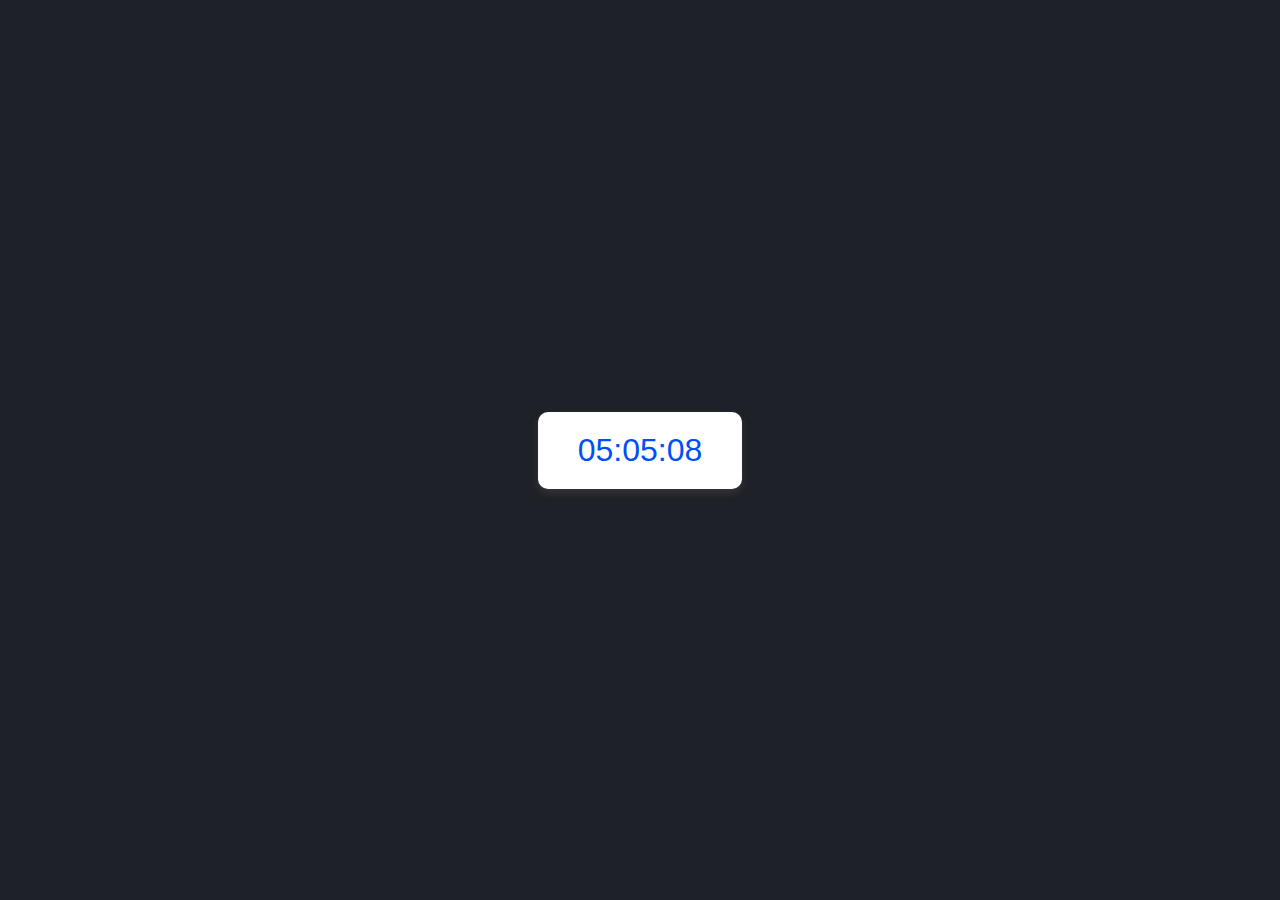
<file: Digital-clock/index.html>
<!DOCTYPE html>
<html lang="en">
<head>
    <meta charset="UTF-8">
    <meta name="viewport" content="width=device-width, initial-scale=1.0">
    <title>Mini Clock</title>
    <link rel="stylesheet" href="style.css">
</head>
<body>
    <div class="clock">
        <span id="time"></span>
    </div>
    <script src="script.js"></script>
</body>
</html>
</file>
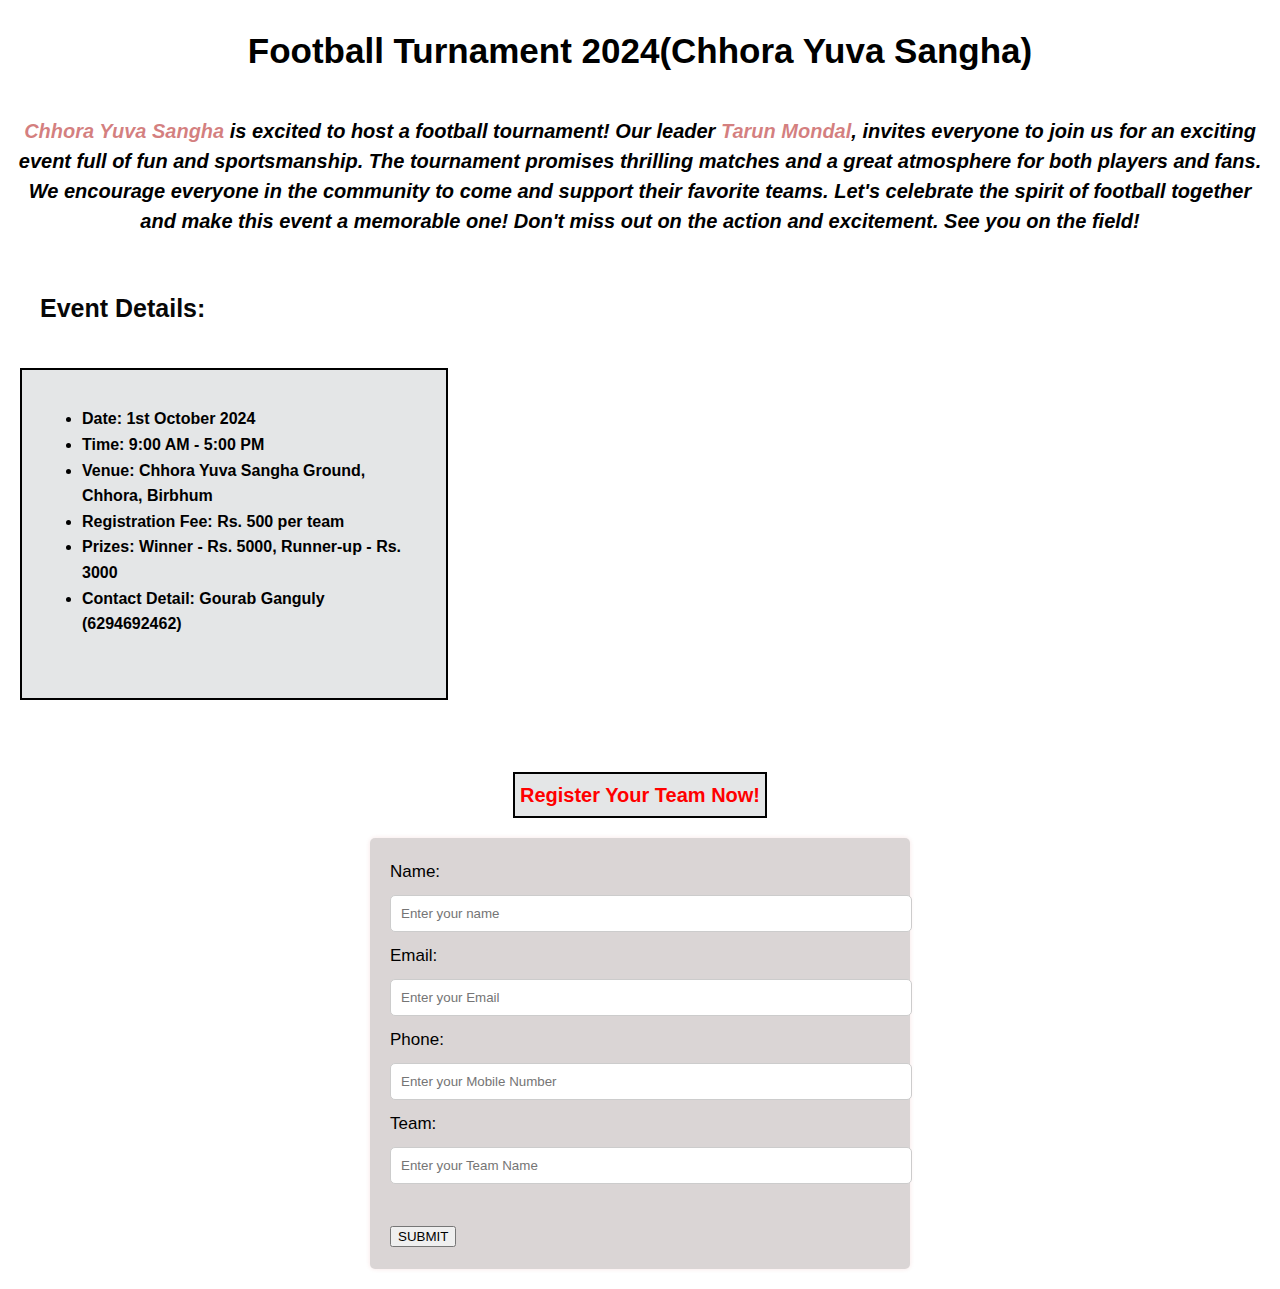
<file: Football_Tournament_Hosting/index.html>
<!DOCTYPE html>
<html lang="en">
<head>
    <meta charset="UTF-8">
    <meta name="viewport" content="width=device-width, initial-scale=1.0">
    <title>Document</title>
    <link rel="stylesheet" href="style.css">
</head>
<body>
   
    
    <h1>Football Turnament 2024(Chhora Yuva Sangha)</h1>
    <p>
        <span>Chhora Yuva Sangha </span>is excited to host a football tournament! Our leader <span>Tarun Mondal</span>, invites everyone to join us for an exciting event full of fun and sportsmanship. The tournament promises thrilling matches and a great atmosphere for both players and fans. We encourage everyone in the community to come and support their favorite teams. Let's celebrate the spirit of football together and make this event a memorable one! Don't miss out on the action and excitement. See you on the field!</p>

        <div class="detail">
    <h2>Event Details:</h2>
    <div class="event">
        <ul>
            <li>Date: 1st October 2024</li>
            <li>Time: 9:00 AM - 5:00 PM</li>
            <li>Venue: Chhora Yuva Sangha Ground, Chhora, Birbhum</li>
            <li>Registration Fee: Rs. 500 per team</li>
            <li>Prizes: Winner - Rs. 5000, Runner-up - Rs. 3000</li>
            <li>Contact Detail: Gourab Ganguly (6294692462)</li>
            <br>
            



    </div>
</div>
<br>
            <br>
            
    

<div >
    <h3 class="registration ">Register Your Team Now!</h3>
        <form action="registration.php" method="post">
          
            <label for="name">Name:</label>
            <input type="text" placeholder="Enter your name" name="name" id="name" required>
            <br>
            <label for="email">Email:</label>
            <input type="email" placeholder="Enter your Email" name="email" id="email" required>
            <br>
            <label for="phone">Phone:</label>
            <input type="number" placeholder ="Enter your Mobile Number "phone" id="phone" required>
            <br>
            <label for="team">Team:</label>
            <input type="text"placeholder="Enter your Team Name" name="team" id="team" required>
            <br>
            <br>
            <button type="reset">SUBMIT</button>
            </form>

</div>
</body>
</html>
</file>
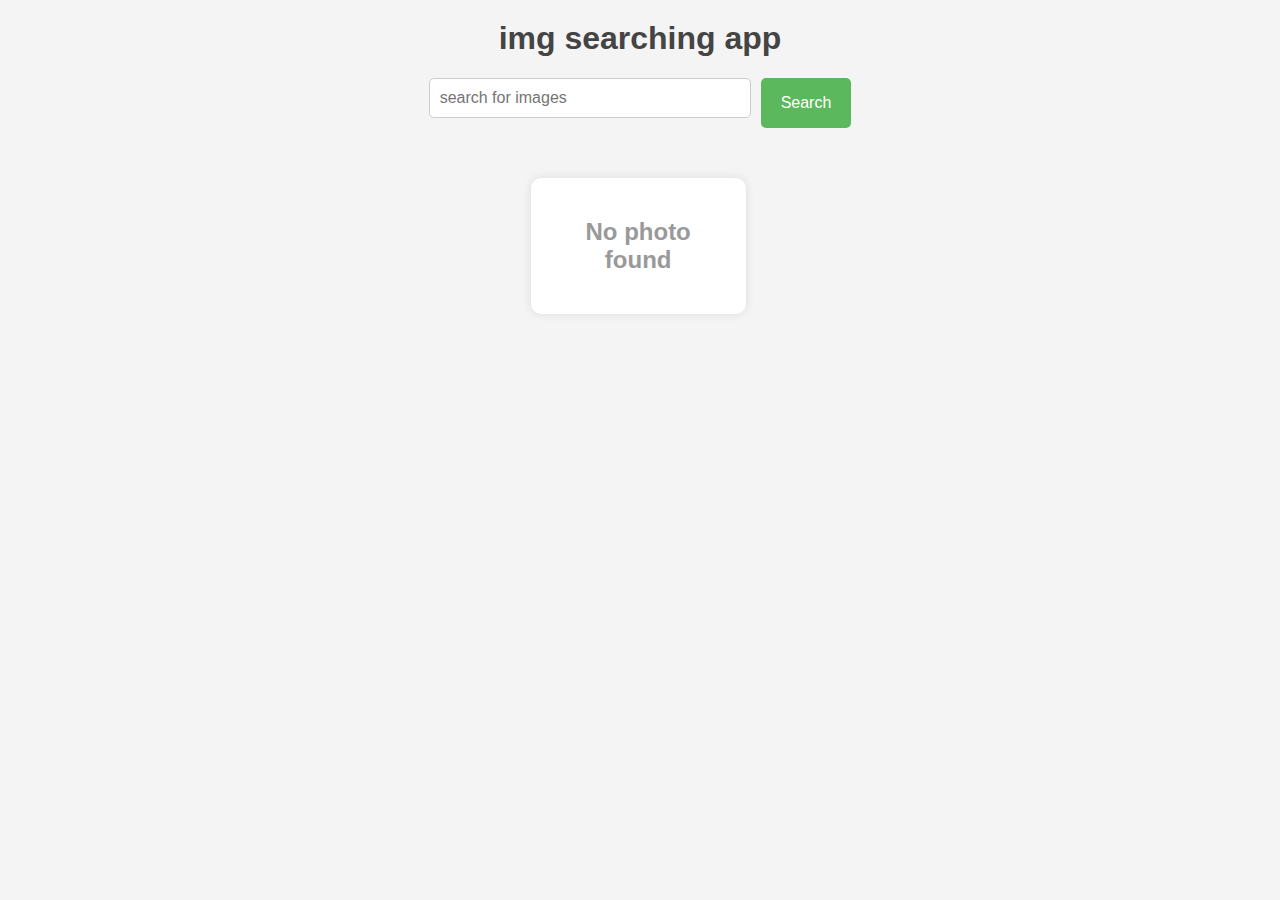
<file: Img-Search-App/index.html>
<!DOCTYPE html>
<html lang="en">
<head>
    <title>img searching app</title>
    <link rel="stylesheet" href="style.css">
</head>
<body>
    <h1>img searching app</h1>
    <form action="" method="post">
        <input type="text" name="search" placeholder="search for images">
        <button type="submit" name="submit-search">Search</button>

    </form>
    <main>
        <section>
            <div class="img-container">
                <h2>No photo found</h2>

            </div>
        </section>
    </main>
    <script src="script.js"></script>
</body>
</html>
</file>
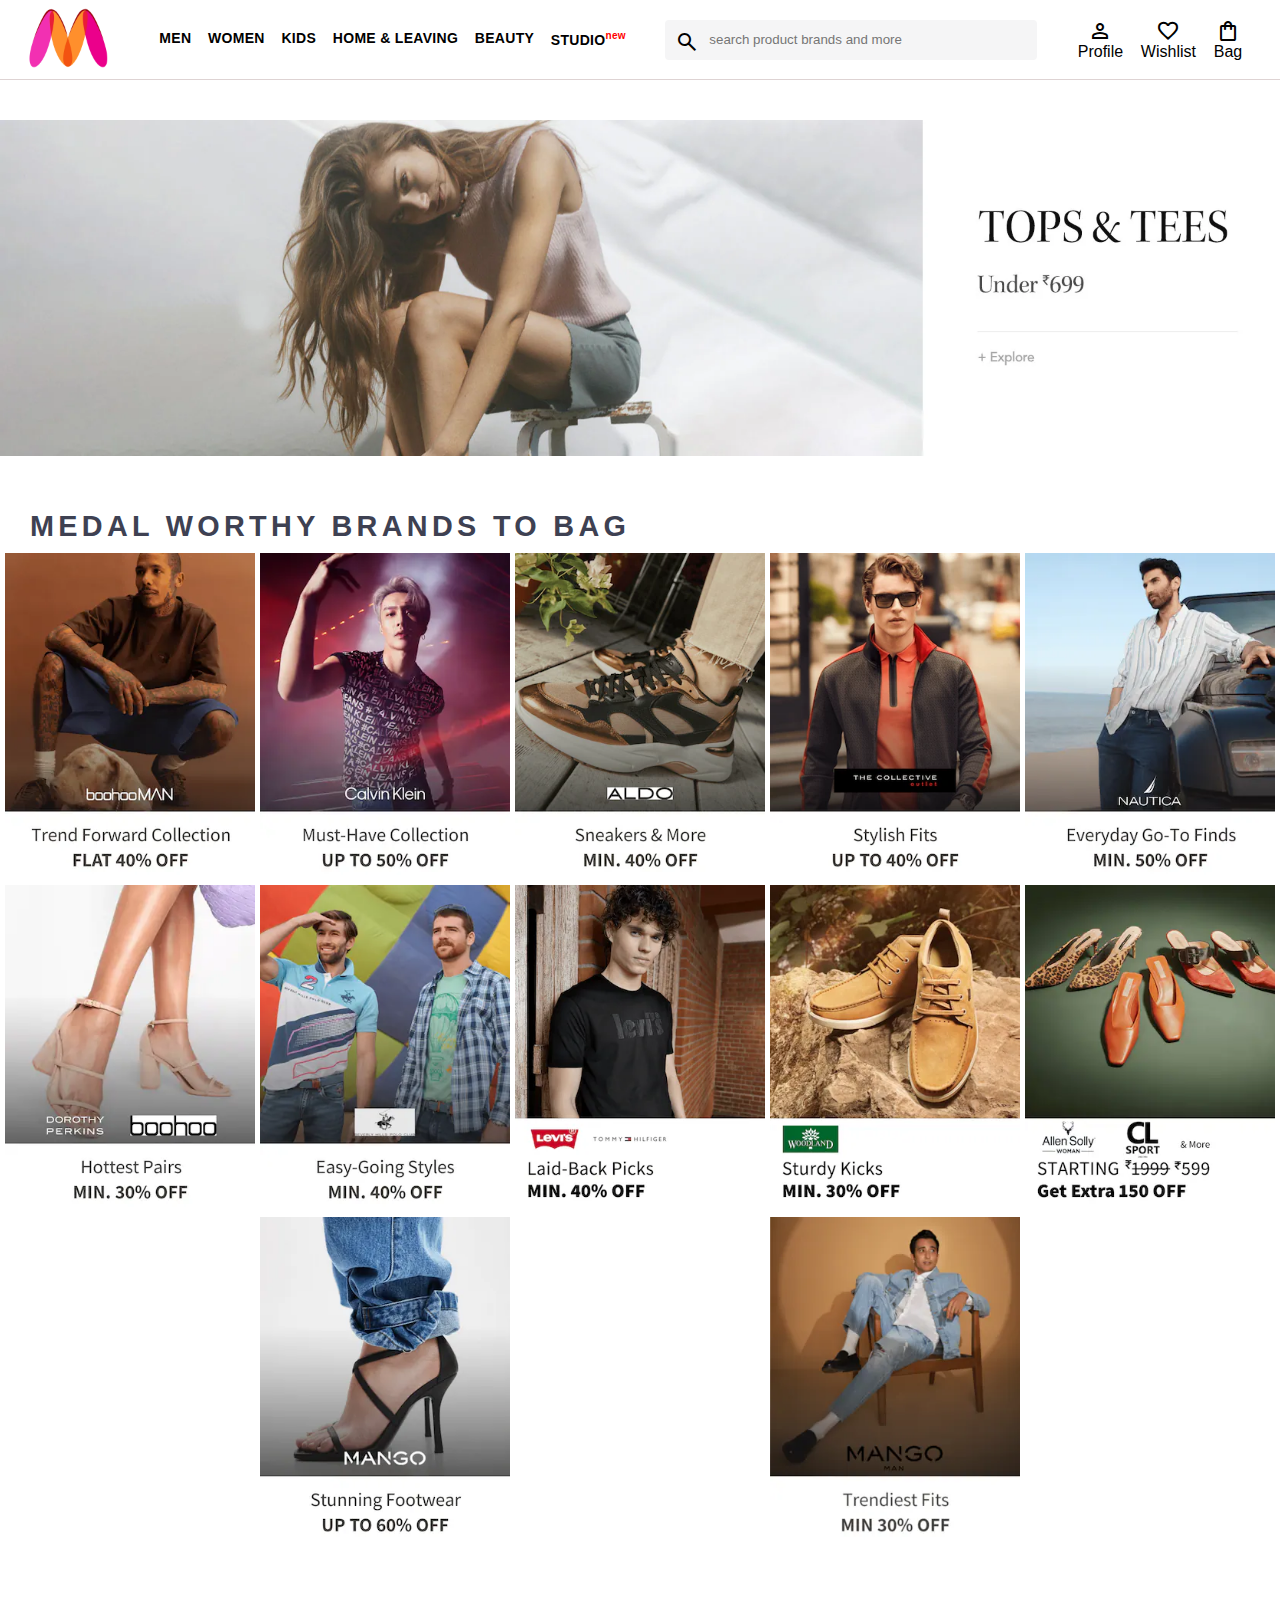
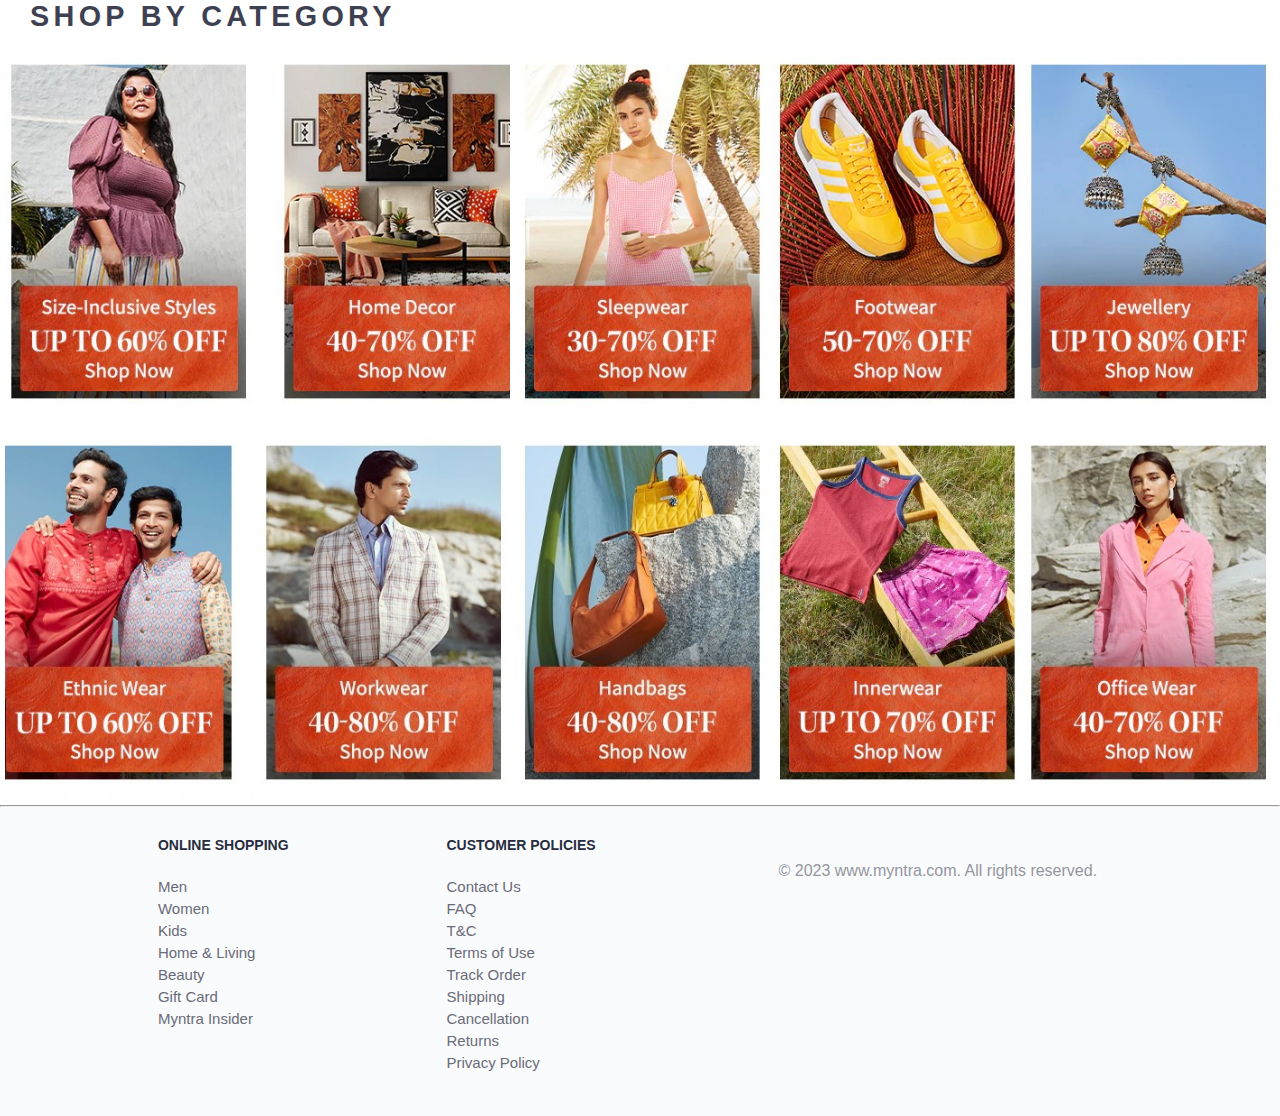
<file: Myntra_Clone/index.html>
<!DOCTYPE html>
<html lang="en">
<head>
    <meta charset="UTF-8">
    <meta name="viewport" content="width=device-width, initial-scale=1.0">
    <title>Projecr Myntra </title>
    <link rel="stylesheet" href="style.css">
    <link rel="stylesheet" href="https://fonts.googleapis.com/css2?family=Material+Symbols+Outlined:opsz,wght,FILL,GRAD@20..48,100..700,0..1,-50..200" />
</head>
<body>
    <header>
       <div class="logo_container"><a href="#"><img src="./images/myntra_logo.webp"class="myntra_logo" alt="myntra"></a></div>
       <nav class="nav_ber">
        <a href="#">MEN</a>
        <a href="#">WOMEN</a>
        <a href="#">KIDS</a>
        <a href="#">HOME & LEAVING</a>
        <a href="#">BEAUTY</a>
        <a href="#">STUDIO<sup>new</sup></a>
       </nav>
       <div class="search_box">
            <span class="material-symbols-outlined search_icon">search</span>
            <input class="search_ber" placeholder="search product brands and more" name="" id="">
        </div>
        <div class="action_bar">
            <div class="action_container">
                <span>Profile</span>
                <span class="material-symbols-outlined action_icon">person</span>
            </div>
            <div class="action_container">
                <span>Wishlist</span>
                <span class="material-symbols-outlined action_icon">favorite</span>
            </div>
            <div class="action_container">
                <span>Bag</span>
                <span class="material-symbols-outlined action_icon">shopping_bag</span>
            </div>
        </div> 
       
    </header>
    <main>
        <div class="banner_container">
            <img class="banner_image" src="images/banner.jpg" alt="Main Banner">
        </div>
        <div class="category_heading">MEDAL WORTHY BRANDS TO BAG</div>
        <div class="category_items">
            <a href="#"><img class="sale_item" src="images/offers/1.png"></a>
            <a href="#"><img class="sale_item" src="images/offers/2.png"></a>
            <a href="#"><img class="sale_item" src="images/offers/3.png"></a>
            <a href="#"><img class="sale_item" src="images/offers/4.png"></a>
            <a href="#"><img class="sale_item" src="images/offers/5.png"></a>
            <a href="#"><img class="sale_item" src="images/offers/6.png"></a>
            <a href="#"><img class="sale_item" src="images/offers/7.png"></a>
            <a href="#"><img class="sale_item" src="images/offers/8.png"></a>
            <a href="#"><img class="sale_item" src="images/offers/9.png"></a>
            <a href="#"><img class="sale_item" src="images/offers/10.png"></a>
            <a href="#"><img class="sale_item" src="images/offers/11.png"></a>
            <a href="#"><img class="sale_item" src="images/offers/12.png"></a>
        </div>

        <div class="category_heading">SHOP BY CATEGORY</div>
        <div class="category_items">
            <a href="#"><img class="sale_item" src="images/categories/1.jpg"></a>
            <a href="#"><img class="sale_item" src="images/categories/2.jpg"></a>
            <a href="#"><img class="sale_item" src="images/categories/3.jpg"></a>
            <a href="#"><img class="sale_item" src="images/categories/4.jpg"></a>
            <a href="#"><img class="sale_item" src="images/categories/5.jpg"></a>
            <a href="#"><img class="sale_item" src="images/categories/6.jpg"></a>
            <a href="#"><img class="sale_item" src="images/categories/7.jpg"></a>
            <a href="#"><img class="sale_item" src="images/categories/8.jpg"></a>
            <a href="#"><img class="sale_item" src="images/categories/9.jpg"></a>
            <a href="#"><img class="sale_item" src="images/categories/10.jpg"></a>
        </div>
    </main>
    <hr>
    <footer>
        <div class="footer_container">
            <div class="footer_column">
                <h3>ONLINE SHOPPING</h3>

                <a href="#">Men</a>
                <a href="#">Women</a>
                <a href="#">Kids</a>
                <a href="#">Home & Living</a>
                <a href="#">Beauty</a>
                <a href="#">Gift Card</a>
                <a href="#">Myntra Insider</a>
            </div>
            <div class="footer_column">
                <h3>CUSTOMER POLICIES</h3>

                <a href="#">Contact Us</a>
                <a href="#">FAQ</a>
                <a href="#">T&C</a>
                <a href="#">Terms of Use</a>
                <a href="#">Track Order</a>
                <a href="#">Shipping</a>
                <a href="#">Cancellation</a>
                <a href="#">Returns</a>
                <a href="#">Privacy Policy</a>
            </div>
            <div class="copyright">
                © 2023 www.myntra.com. All rights reserved.
            </div>
    </footer>
</body>
</html>
</file>
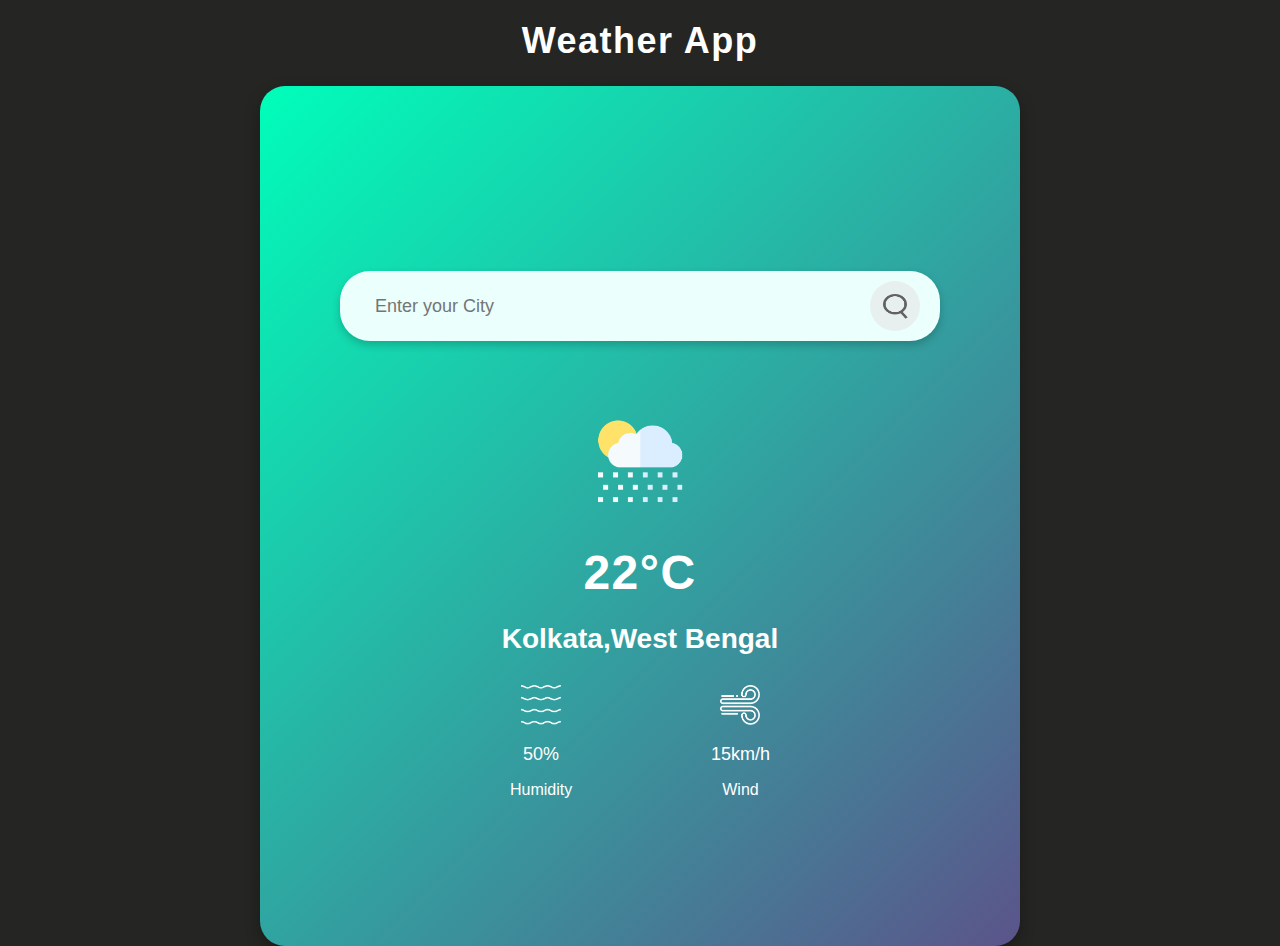
<file: Project -Weather Web_App/index.html>
<!DOCTYPE html>
<html lang="en">
<head>
    <script src="config.js"></script>
    <link rel="stylesheet" href="style.css">
    <title>Weather App</title>
    <link rel="shortcut icon" href="./Assets/naviIcon.png" type="image/x-icon">
</head>
<body>
    <h1>Weather App</h1>
    <div class="container">
        <div class="search">
            <input type="text" id="city-input" placeholder="Enter your City" spellcheck="false">
            <button id="search-btn">
                <img id="search-img" src="./Assets/search.png" alt="search icon">
            </button>
        </div>
        
        <div class="weather">
            <img src="./Assets/rain.png" class="weather-icon" alt="weather-icon">
            <h1 class="temp">22°C</h1>
            <h2 class="city">Kolkata,West Bengal</h2>
            <div class="detail">
                <div class="col">
                    <img src="./Assets/humidity.png" alt="humidity icon">
                    <p class="humidity">50%</p>
                    <p>Humidity</p>
                </img>
                </div>
                <div class="col">
                    <img src="./Assets/wind.png" alt="wind icon">
                    <p class="wind">15km/h</p>
                    <p>Wind</p>
                </div>
            </div>
        </div>
    </div>
    <script src="script.js"></script>
</body>
</html>
</file>
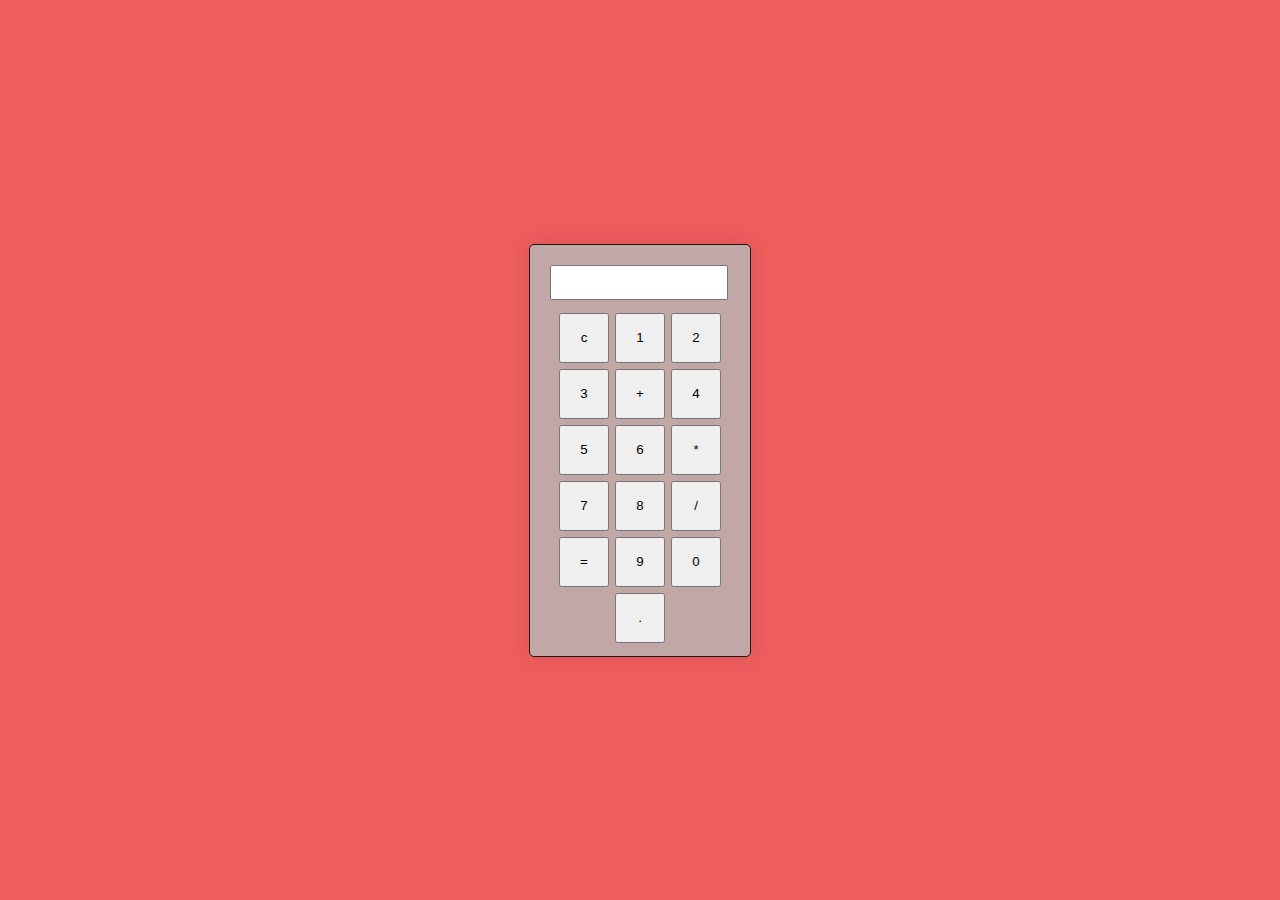
<file: Project_Calculatar/index.html>
<!DOCTYPE html>
<html lang="en">

<head>

    <title>Calculator</title>
    <link rel="stylesheet" href="style.css">
</head>

<body>
    <script src="script.js"></script>
    <div id="calculator">
        <input type="text" id="display" readonly>
        <div class="button-container">
            <button class="button" onclick="
            currentDisplay = '',
            document.querySelector('#display').value = currentDisplay;">c</button>
            <button class="button" onclick="
            currentDisplay = currentDisplay + '1',
            document.querySelector('#display').value = currentDisplay;">1</button>

            <button class="button" onclick="
            currentDisplay = currentDisplay + '2',
            document.querySelector('#display').value = currentDisplay;">2</button>
            <button class="button" onclick="
            currentDisplay = currentDisplay + '3',
            document.querySelector('#display').value = currentDisplay;">3</button>
            <button class="button" onclick="
            currentDisplay = currentDisplay + '+',
            document.querySelector('#display').value = currentDisplay;">+</button>
            <button class="button" onclick="
            currentDisplay = currentDisplay + '4',
            document.querySelector('#display').value = currentDisplay;">4</button>
            <button class="button" onclick="
            currentDisplay = currentDisplay + '5',
            document.querySelector('#display').value = currentDisplay;">5</button>
            <button class="button" onclick="
            currentDisplay = currentDisplay + '6',
            document.querySelector('#display').value = currentDisplay;">6</button>
            <button class="button" onclick="
            currentDisplay = currentDisplay + '*',
            document.querySelector('#display').value = currentDisplay;">*</button>
            <button class="button" onclick="
            currentDisplay = currentDisplay + '7',
            document.querySelector('#display').value = currentDisplay;">7</button>
            <button class="button" onclick="
            currentDisplay = currentDisplay + '8',
            document.querySelector('#display').value = currentDisplay;">8</button>
            <button class="button" onclick="
            currentDisplay = currentDisplay + '/',
            document.querySelector('#display').value = currentDisplay;">/</button>

            <button class="button" onclick="
            let result = eval(currentDisplay);
            currentDisplay = result;
            document.querySelector('#display').value = currentDisplay;">=</button>

            <button class="button" onclick="
            currentDisplay = currentDisplay + '9',
            document.querySelector('#display').value = currentDisplay;">9</button>
            <button class="button" onclick="
            currentDisplay = currentDisplay + '0',
            document.querySelector('#display').value = currentDisplay;">0</button>
            <button class="button" onclick="
            currentDisplay = currentDisplay + '.',
            document.querySelector('#display').value = currentDisplay;">.</button>
        </div>

    </div>
</body>

</html>
</file>
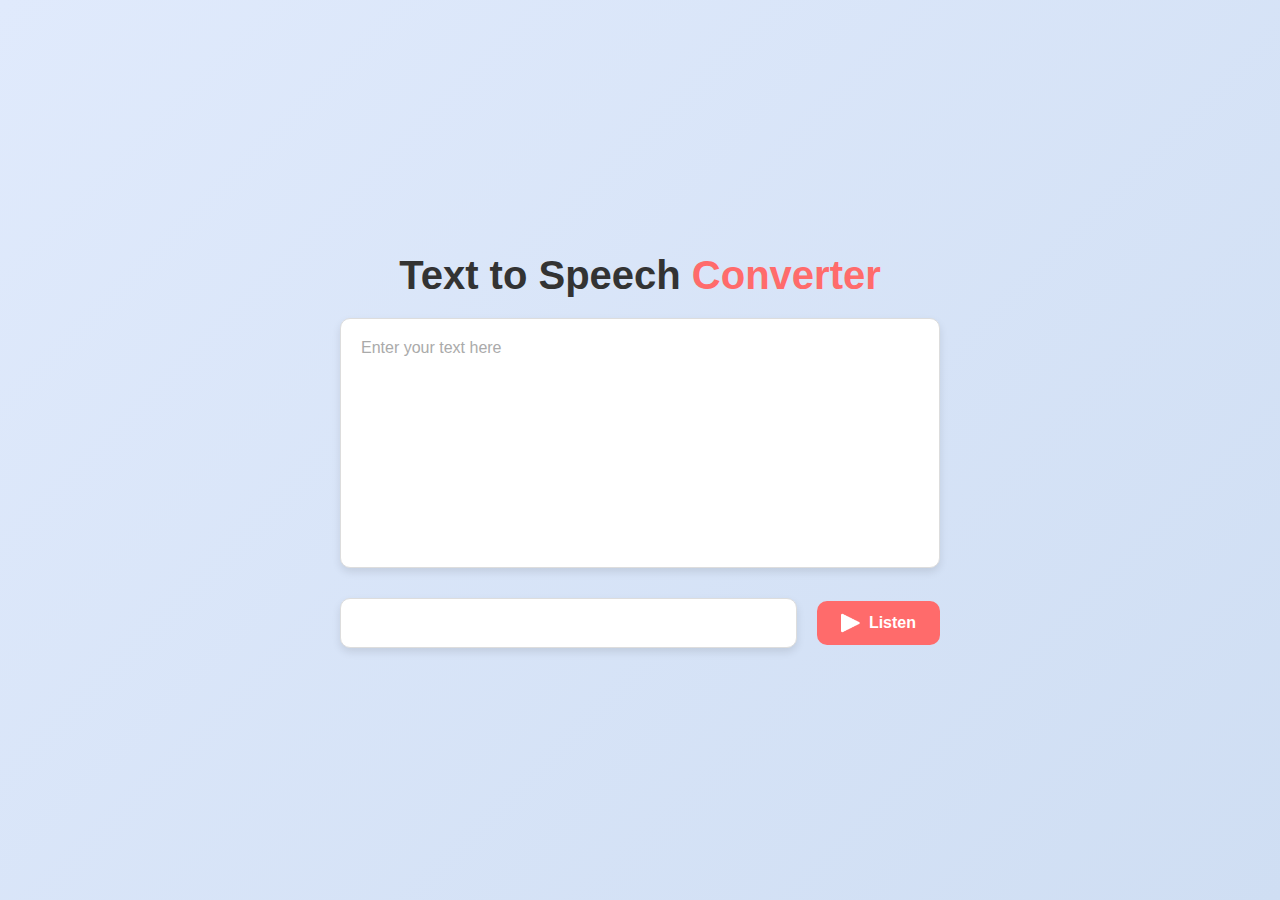
<file: Text-To-Speech_Convarter/index.html>
<!DOCTYPE html>
<html lang="en">

<head>
    <meta charset="UTF-8">
    <meta name="viewport" content="width=device-width, initial-scale=1.0">
    <title>Text to Speech Converter</title>
    <link rel="stylesheet" href="style.css">
</head>

<body>
    <div class="hero">
        <h1>Text to Speech <span>Converter</span></h1>
        <textarea placeholder="Enter your text here"></textarea>
        <div class="row">
            <select></select>
            <button><img src="./Assets/play.png">Listen</button>
        </div>
    </div>
    <script src="script.js"></script>
</body>

</html>
</file>
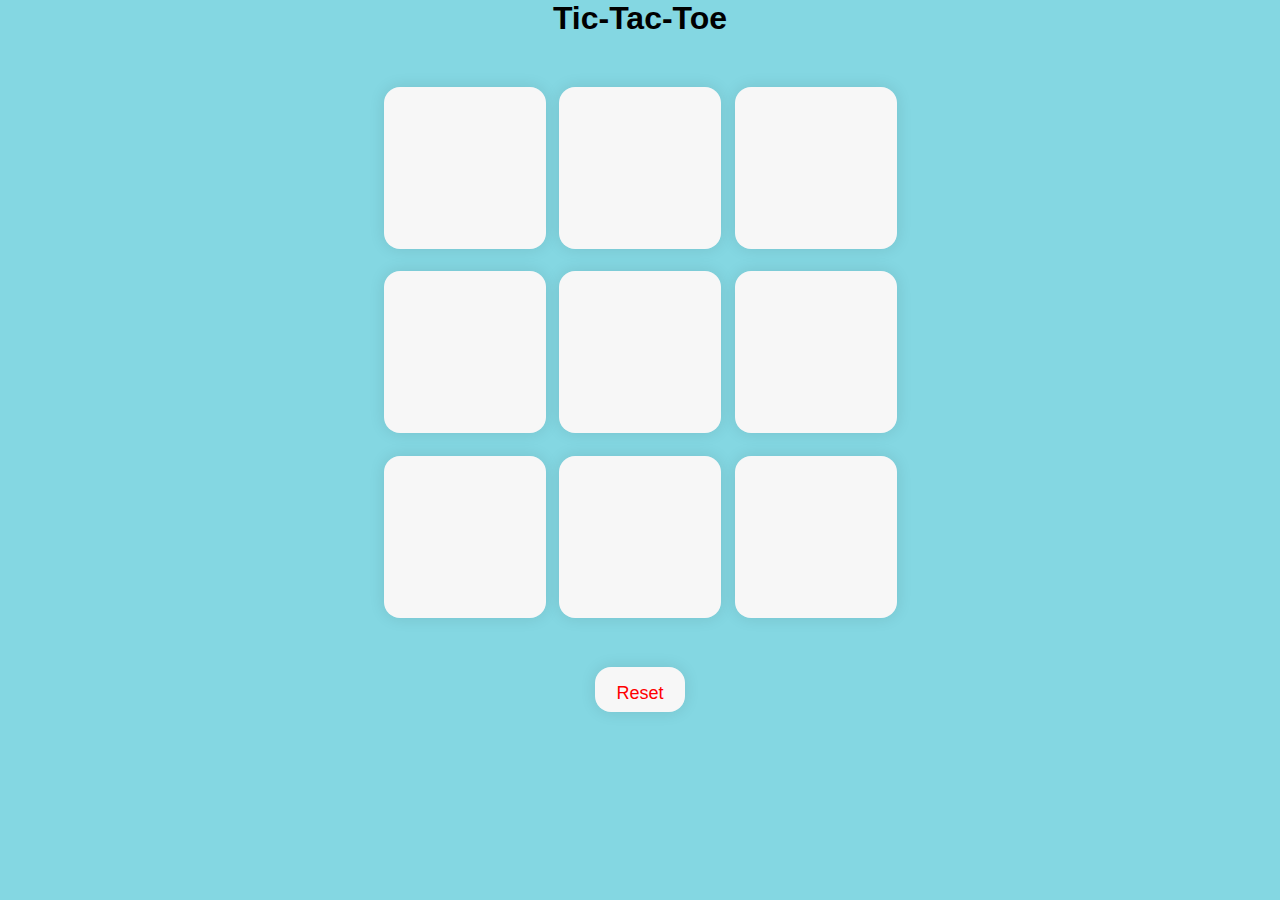
<file: Tic-Tac-Toe_GAME/index.html>
<!DOCTYPE html>
<html lang="en">

<head>
    <meta charset="UTF-8">
    <meta name="viewport" content="width=device-width, initial-scale=1.0">
    <title>Tic-Tac-Toe</title>
    <link rel="stylesheet" href="style.css">
</head>

<body>
    <div class="msg-container hide">
        <p class="msg">Winner</p>
        <button id="new-game">New Game</button>

    </div>
    <main>
        <h1>Tic-Tac-Toe</h1>

        <div class="container">

            <div class="game">

                <button class="box"></button>
                <button class="box"></button>
                <button class="box"></button>
                <button class="box"></button>
                <button class="box"></button>
                <button class="box"></button>
                <button class="box"></button>
                <button class="box"></button>
                <button class="box"></button>
            </div>
        </div>
        <button id="reset">Reset</button>
    </main>

    <script src="script.js"></script>
</body>

</html>
</file>
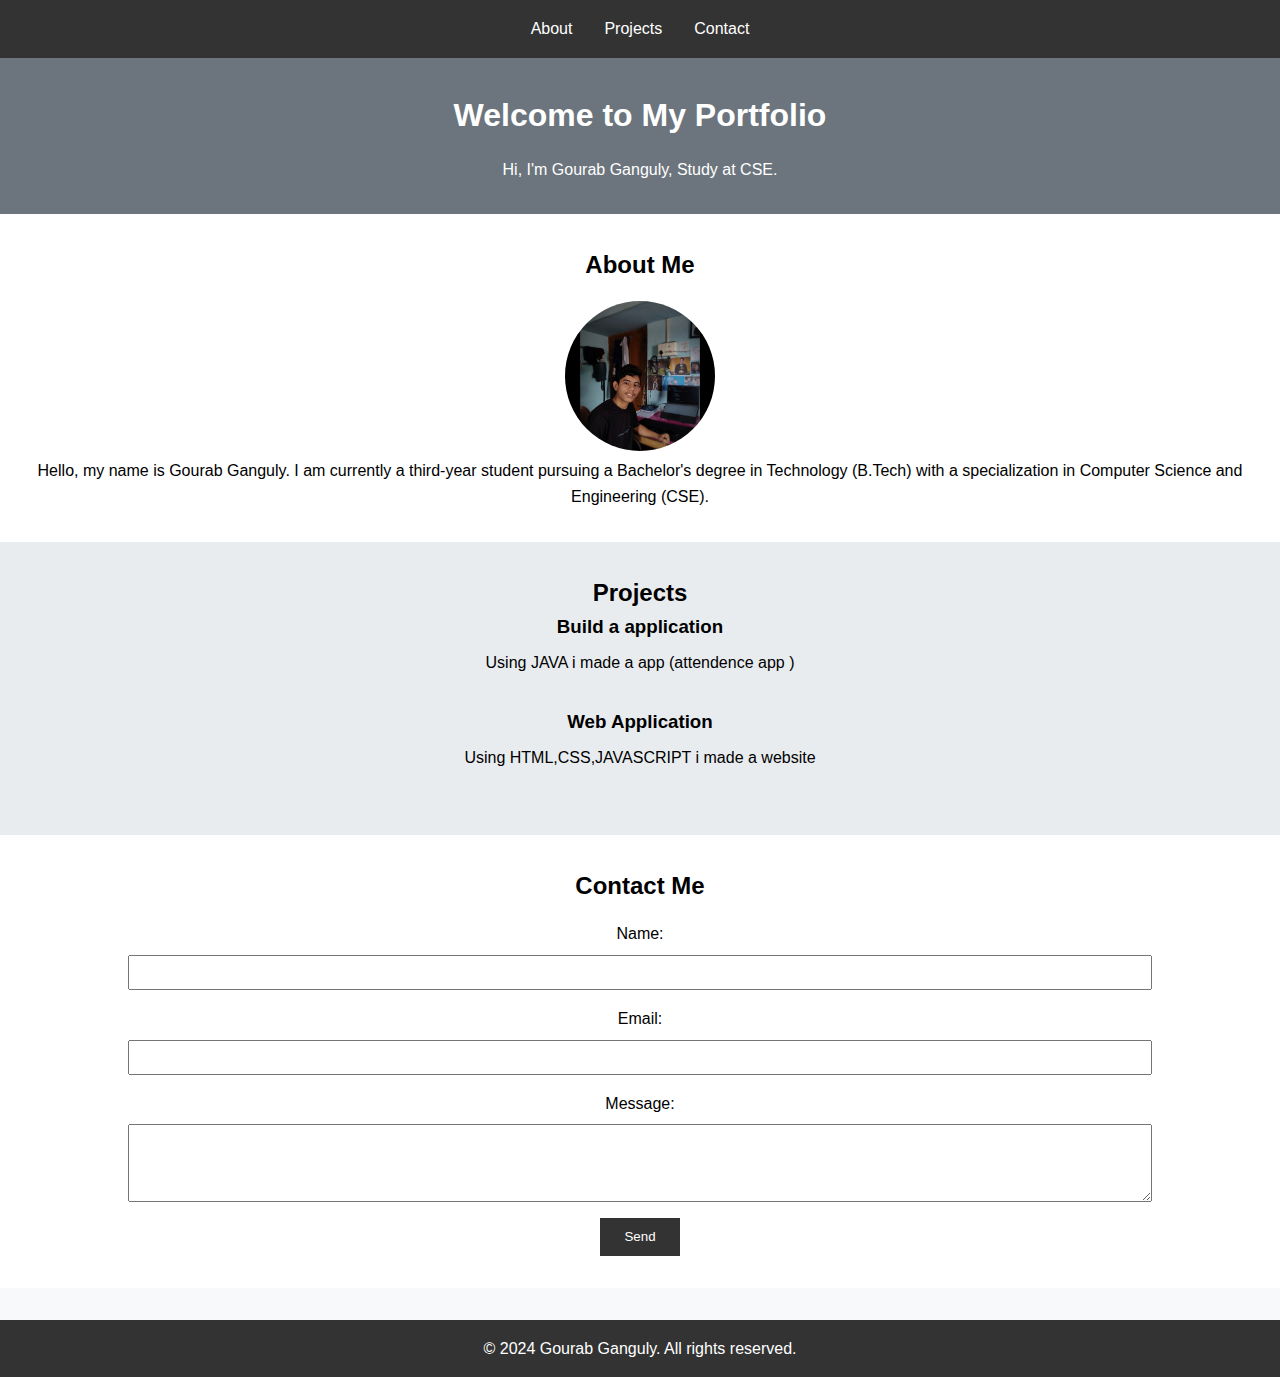
<file: myPhortpholio/1st/index.html>
<!DOCTYPE html>
<html lang="en">
<head>
    <meta charset="UTF-8">
    <meta name="viewport" content="width=device-width, initial-scale=1.0">
    <title>My Portfolio</title>
    <link rel="stylesheet" href="style.css">
</head>
<body>
    <header>
        <nav>
            <ul>
                <li><a href="#about">About</a></li>
                <li><a href="#projects">Projects</a></li>
                <li><a href="#contact">Contact</a></li>
            </ul>
        </nav>
    </header>

    <section id="hero">
        <h1>Welcome to My Portfolio</h1>
        <p>Hi, I'm Gourab Ganguly, Study at CSE.</p>
    </section>

    <section id="about">
        <h2>About Me</h2>
        <img src="./IMG_20240616_104730.jpg" alt="Gourab Ganguly" class="profile-photo">
        <p>Hello, my name is <span>Gourab Ganguly</span>. I am currently a third-year student pursuing a Bachelor's degree in Technology (B.Tech) with a specialization in Computer Science and Engineering (CSE).</p>
    </section>

    <section id="projects">
        <h2>Projects</h2>
        <div class="project">
            <h3>Build a application</h3>
            <p>Using JAVA i made a app (attendence app )</p>
        </div>
        <div class="project">
            <h3>Web Application</h3>
            <p>Using HTML,CSS,JAVASCRIPT i made a website</p>
        </div>
        <!-- Add more projects as needed -->
    </section>

    <section id="contact">
        <h2>Contact Me</h2>
        <form action="mailto:gourabofficial702@gmail.com" method="post" enctype="text/plain">
            <label for="name">Name:</label>
            <input type="text" id="name" name="name" required>
            
            <label for="email">Email:</label>
            <input type="email" id="email" name="email" required>
            
            <label for="message">Message:</label>
            <textarea id="message" name="message" rows="4" required></textarea>
            
            <button type="submit">Send</button>
        </form>
    </section>

    <footer>
        <p>&copy; 2024 Gourab Ganguly. All rights reserved.</p>
    </footer>
</body>
</html>
</file>
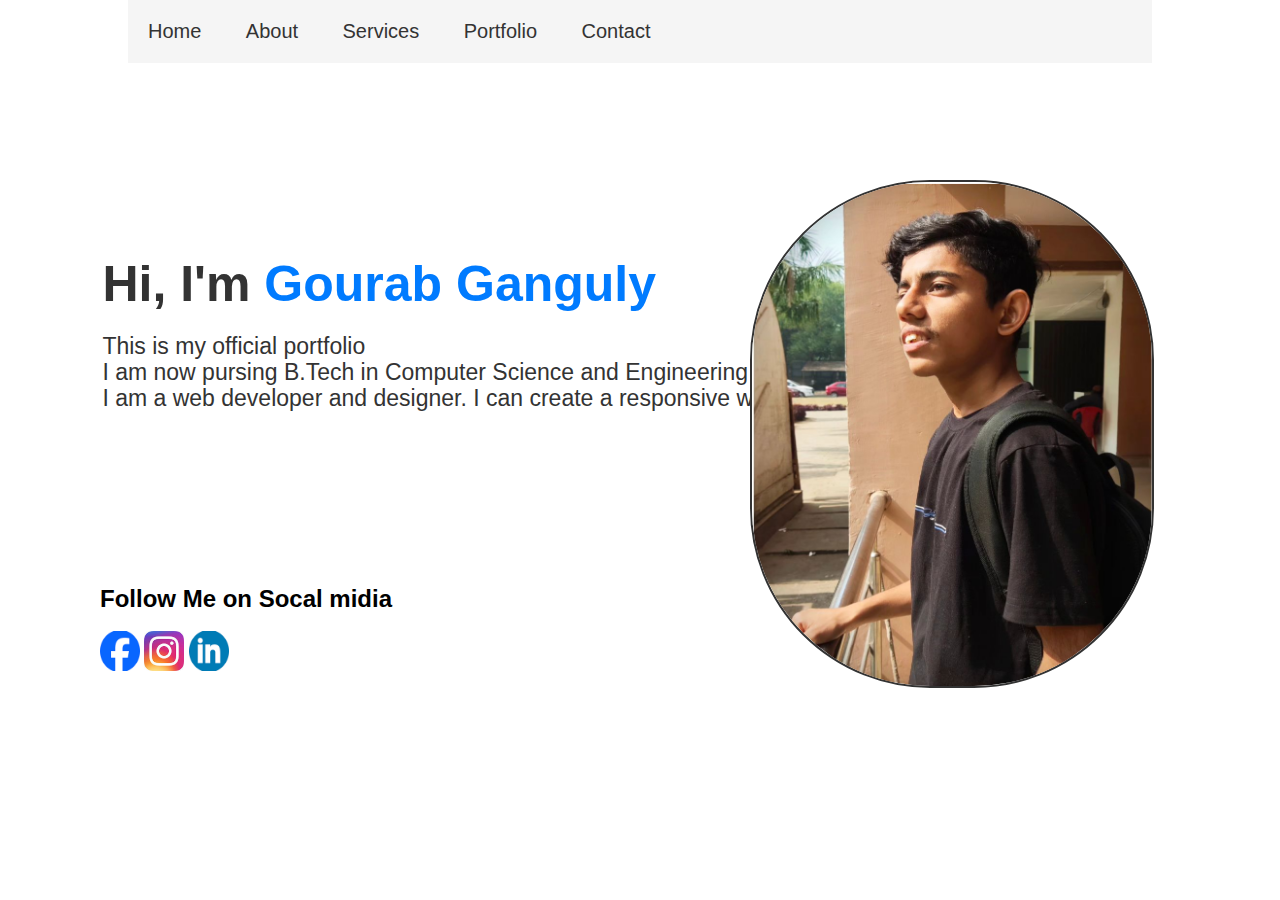
<file: myPhortpholio/Person_Portfolio/index.html>
<!DOCTYPE html>
<html lang="en">
<head>
    <meta charset="UTF-8">
    <meta name="viewport" content="width=device-width, initial-scale=1.0">
    <title>Person_Portfolio</title>
    <link rel="stylesheet" href="style.css">
</head>
<body class="body">
    <div class="hero">
        <nav>
            <ul>
                <li><a href="index.html">Home</a></li>
                <li><a href="about.html">About</a></li>
                <li><a href="services.html">Services</a></li>
                <li><a href="portfolio.html">Portfolio</a></li>
                <li><a href="contact.html">Contact</a></li>
            </ul>
        </nav>
        <div class=" detail">

            <h1>Hi, I'm <span>Gourab Ganguly</span></h1>
            <p>This is my official portfolio<br>
                I am  now pursing B.Tech in Computer Science and Engineering<br>
           I am a web developer and designer. I can create a responsive website for you
        </p>
        </div>
        <div class = "images">
            <img src = "./img/portfolio_profile.jpg" class = "img ">
        </div>
        <div class="social">
            <h2 class = "test-socal">Follow Me on Socal midia</h2>
            <br>
            <a target="_blank" href="https://www.facebook.com/gourab.ganguly.5682/"><img src="./img/facebook.png"></a>
            <a target="_blank" href="https://www.instagram.com/gourab_ganguly_/?hl=en"><img src="./img/instagram.jpeg"></a>
            <a target="_blank" href="https://www.linkedin.com/in/gourab-ganguly-7b7b3b1b3/"><img src="./img/linkdin.png"></a>
           
    </div>
</body>
</html>
</file>
<file: Digital-clock/style.css>
body {
    display: flex;
    justify-content: center;
    align-items: center;
    height: 100vh;
    background-color: #1e2127;
    margin: 0;
    font-family: 'Arial', sans-serif;
}

.clock {
    background: #fff;
    padding: 20px 40px;
    border-radius: 10px;
    box-shadow: 0 4px 8px rgba(160, 134, 134, 0.2);
    text-align: center;
}

#time {
    font-size: 2em;
    color: #004ff9;

}
</file>
<file: Football_Tournament_Hosting/style.css>
body{
   
   
    font-family: 'Roboto', sans-serif;
    margin: 0;
    padding: 0;
    background-image: url("https://images.unsplash.com/photo-1655918059192-f6332e645272?q=80&w=3348&auto=format&fit=crop&ixlib=rb-4.0.3&ixid=M3wxMjA3fDB8MHxwaG90by1wYWdlfHx8fGVufDB8fHx8fA%3D%3D"); 
    
    background-size:cover;
    background-repeat:  no-repeat;
    background-attachment: fixed;
    background-position: center;    
    color: #000000;
    font-size: 16px;
    line-height: 1.6;
    font-weight: 400;
    text-align: left;
    margin: 0;
    padding: 0;
    
}


h1{
    position:relative;
    text-align: center;
    font-size: 35px;
    font-family: 'Roboto', sans-serif;
    color: #000000;

}
span{
    color: rgba(175, 15, 15, 0.541);

}
p{
    text-align: center;
    line-height: 1.5;
    font-style: italic;
    font-weight: bold;
    font-family:'Trebuchet MS', 'Lucida Sans Unicode', 'Lucida Grande', 'Lucida Sans', Arial, sans-serif;
    font-size: 20px;
    margin: 0;
    padding:1%;
    color:black;
    
    
   
}
form{
   margin: 10px 10px 10px 10px;
    font-size: 17px;
    width: 100%;
    max-width: 500px;
    margin: 20px auto;
    padding: 20px;
    background-color: #afa3a375;
    border-radius: 5px;
    box-shadow: 0 0 5px rgba(184, 11, 11, 0.1);
   
 
}
form input[type="text"],form input{
    width: 100%;
    margin: 10px 0;
    padding: 10px;
    border: 1px solid #ccc;
    border-radius: 5px;
}
.event{
    left:0%;
    font-weight: 900;
    color: black;
    background-color: #e4e6e7;
    border:2px solid black;
    width: 30%;
    padding:20px;
    margin:20px;
   
}
h2{
    padding: 20px;
    margin:20px;
    
    font-size: 25px;
    color: #070707;
   
}
.registration{
   text-align: center;
   justify-content: center;
    font-size: 20px;
    font-weight: 900;
    color:red;
    background-color: #e4e6e7;
    border:2px solid black;
    width:fit-content;
    padding:5px;
    margin:0 auto;     
    
    


   
  
}
</file>
<file: Img-Search-App/style.css>
/* General body styling */
body {
    font-family: Arial, sans-serif;
    margin: 0;
    padding: 0;
    background-color: #f4f4f4;
    color: #333;
}

/* Styling for the main title */
h1 {
    text-align: center;
    margin-top: 20px;
    color: #444;
}

/* Styling the form */
form {
    display: flex;
    justify-content: center;
    margin: 20px 0;
    flex-wrap: wrap; /* Allows wrapping on smaller screens */
}

/* Styling the input field */
input[type="text"] {
    padding: 10px;
    width: 300px;
    border: 1px solid #ccc;
    border-radius: 5px;
    font-size: 16px;
    margin-right: 10px;
    margin-bottom: 10px; /* Adds spacing when wrapping */
}

/* Styling the search button */
button[type="submit"] {
    padding: 10px 20px;
    border: none;
    background-color: #5cb85c;
    color: white;
    border-radius: 5px;
    font-size: 16px;
    cursor: pointer;
}

/* Change button color on hover */
button[type="submit"]:hover {
    background-color: #4cae4c;
}

/* Main section styling */
main {
    display: flex;
    justify-content: center;
    margin-top: 50px;
}

/* Styling the image container */
.img-container {
    width: 80%;
    max-width: 800px;
    padding: 20px;
    background-color: white;
    border-radius: 10px;
    box-shadow: 0 0 10px rgba(0, 0, 0, 0.1);
    text-align: center;
}

/* No photo found text styling */
.img-container h2 {
    color: #999;
}

/* Responsive design for smaller screens */
@media (max-width: 600px) {
    input[type="text"] {
        width: 100%; /* Full width on small screens */
        margin-right: 0;
    }

    button[type="submit"] {
        width: 100%; /* Full width on small screens */
    }

    .img-container {
        width: 90%; /* Reduce width slightly for smaller screens */
        padding: 15px; /* Adjust padding */
    }
}
</file>
<file: Myntra_Clone/style.css>
* {
    margin: 0;
    padding: 0;
    font-family: Assistant, -apple-system, BlinkMacSystemFont, Segoe UI, Roboto,
      Helvetica, Arial, sans-serif;
    box-sizing: border-box;
  }
  
  header {
    display: flex;
    height: 80px;
    background-color: white;
    justify-content: space-between;
    align-items: center;
    border-bottom: 1px solid #ded3d3;
    padding: 0 20px;
  }
  
  .myntra_logo {
    width: 100px;
    height: 80px;
  }
  
  .nav_ber {
    display: flex;
    justify-content: space-evenly;
    min-width: 500px;
  }
  
  .nav_ber a {
    font-size: 14px;
    color: black;
    letter-spacing: 0.3px;
    font-weight: 700;
    text-decoration: none;
    padding: 30px 0px;
    border-bottom: 2px solid white;
  }
  
  .nav_ber a:hover {
    border-bottom: 2px solid red;
  }
  
  .nav_ber a sup {
    color: red;
    font-size: 10px;
    font-weight: 700;
  }
  
  .search_box {
    height: 40px;
    min-width: 200px;
    width: 30%;
    display: flex;
    align-items: center;
  }
  
  .search_ber {
    color: #696e79;
    background-color: #f5f5f6;
    flex-grow: 1;
    height: 40px;
    border: 0;
    border-radius: 0 4px 4px 0;
  }
  
  .search_icon {
    box-sizing: content-box;
    height: 20px;
    padding: 10px;
    background-color: #f5f5f6;
    border-color: #f5f5f6;
    border-radius: 4px 0 0px 4px;
  }
  
  .action_bar {
    display: flex;
    min-width: 200px;
    justify-content: space-evenly;
    align-items: center; 
  }
  .action_container {
    display: flex;
    flex-direction: column-reverse;
    align-items: center;
  }
  
  .action_container span {
    display: flex;
    flex-direction:column;
    align-items: center;
  }
  
  .material-symbols-outlined {
    font-size: 24px; 
  }
  
  .banner_container {
    margin: 40px 0;
}
.banner_image {
    width: 100%;
}

.category_heading {
    text-transform: uppercase;
    color: #3e4152;
    letter-spacing: .15em;
    font-size: 1.8em;
    margin: 50px 0 10px 30px;
    max-height: 5em;
    font-weight: 700;
}

.category_items {
    display: flex;
    flex-wrap: wrap;
    justify-content: space-evenly;
}

.sale_item {
    width: 250px;
}
.footer_container {
    padding: 30px 0px 40px 0px;
    background: #FAFBFC;
    display: flex;
    justify-content: space-evenly;
}

.footer_column {
    display: flex;
    flex-direction: column;
}

.footer_column h3 {
    color: #282c3f;
    font-size: 14px;
    margin-bottom: 25px;
}

.footer_column a {
    color: #696b79;
    font-size: 15px;
    text-decoration: none;
    padding-bottom: 5px;
}

.copyright {
    color: #94969f;
    text-align: end;
    padding: 25px;
}
</file>
<file: Project -Weather Web_App/style.css>
body {
    margin: 0;
    padding: 0;
    background: #252623;
    color: #fff;
    font-family: Arial, sans-serif;
}

h1 {
    text-align: center;
    margin-top: 20px;
    font-size: 36px;
    letter-spacing: 1.5px;
}

.container {
    display: flex;
    justify-content: center;
    align-items: center;
    flex-direction: column;
    height: 50rem;
    width: 70%;
    max-width: 700px;
    margin: auto;
    color: #fff;
    background: linear-gradient(135deg, #00feba, #5b548a);
    border-radius: 25px;
    padding: 30px;
    box-shadow: 0 6px 15px rgba(0, 0, 0, 0.3);
}

.search {
    width: 80%;
    background-color: #ebfffc;
    height: 50px;
    display: flex;
    justify-content: space-between;
    align-items: center;
    padding: 10px 20px;
    border-radius: 30px;
    margin-bottom: 20px;
    margin-top: 20px;
    box-shadow: 0 4px 8px rgba(0, 0, 0, 0.2);
}

.search input {
    background-color: #ebfffc;
    border: 0;
    outline: 0;
    width: 85%;
    padding: 15px;
    font-size: 18px;
    border-radius: 30px;
    transition: 0.3s;
}

.search input:focus {
    box-shadow: 0 0 8px rgba(0, 0, 0, 0.1);
}

.search button {
    display: flex;
    align-items: center;
    justify-content: center;
    background-color: #e8efef;
    border: none;
    border-radius: 50%;
    cursor: pointer;
    transition: 0.3s;
    height: 50px;
    width: 50px;
}

.search button:hover {
    background-color: #00d1b2;
}

#search-img {
    width: 25px;
    height: 25px;
}

.weather {
    text-align: center;
    margin-top: 20px;
    height:50%;
    width: 40%;
}

.weather-icon {
    width: 120px;
    height: 120px;
    margin-top: 20px;
}

.temp {
    font-size: 48px;
    margin: 20px 0;
}

h2 {
    font-size: 28px;
    margin-bottom: 20px;
}

.detail {
    display: flex;
    justify-content: space-between;
    width: 100%;
    max-width: 400px;
    margin: 0 auto;
}

.col {
    text-align: center;
    padding: 10px;
}

.col img {
    width: 40px;
    height: 40px;
    margin-bottom: 10px;
}

.humidity, .wind {
    font-size: 18px;
    margin: 5px 0;
}

/* Mobile responsiveness */


@media screen and (max-width: 600px) {
    body {
        font-size: 90%;
    }

    .container {
        width: 95%;
        padding: 20px;
        height: auto; /* Adjust the height to auto for mobile */
    }

    h1 {
        font-size: 28px;
    }

    .search {
        width: 100%;
        padding: 10px;
    }

    .temp {
        font-size: 36px;
    }

    h2 {
        font-size: 24px;
    }

    .detail {
        flex-direction: column;
        align-items: center;
    }

    .col {
        width: 100%;
        padding: 10px 0;
    }

    .weather {
        width: 90%;
    }

    .weather-icon {
        width: 80px;
        height: 80px;
    }

    .temp {
        font-size: 32px;
    }
}
</file>
<file: Project_Calculatar/style.css>
#calculator{

    border :1px solid rgb(29, 26, 26);
    border-radius: 5px;
    width : 200px;
    padding: 10px;
    background-color: rgb(194, 167, 167);
    /* box-shadow: 0 0 10px 0 rgba(0, 0, 0, 0.1); */
    box-sizing:inherit;
    box-shadow: 0 0 20px 0 rgba(0, 0, 0, 0.1);



}
#display{
    
    margin:10px;
    width: 85%;
    font-size: 25px;
}
.button-container{
    display:flex;
    justify-content: center;
    flex-wrap: wrap;

}
.button{
    width: 50px;
    height:50px;
    margin: 3px;
}
body{
    
    margin: 0;
    padding: 0;
    display: flex;
    justify-content: center;
    align-items: center;
    height: 100vh;
    background-color: rgb(239, 93, 93);
}
</file>
<file: Text-To-Speech_Convarter/style.css>
* {
    margin: 0;
    padding: 0;
    box-sizing: border-box;
    font-family: 'Poppins', sans-serif;
}

body {
    background-color: #f4f4f9;
    color: #333;
}

.hero {
    width: 100%;
    height: 100vh;
    background: linear-gradient(135deg, #e0eafc, #cfdef3);
    display: flex;
    align-items: center;
    justify-content: center;
    flex-direction: column;
    padding: 20px;
    text-align: center;
}

.hero h1 {
    color: #333;
    font-weight: 600;
    font-size: 2.5rem;
    margin-bottom: 20px;
    transition: color 0.3s ease;
}

.hero h1 span {
    color: #ff6b6b;
}

textarea {
    width: 100%;
    max-width: 600px;
    height: 250px;
    background: #fff;
    color: #333;
    font-size: 16px;
    border: 1px solid #ddd;
    padding: 20px;
    outline: none;
    border-radius: 10px;
    resize: none;
    margin-bottom: 30px;
    box-shadow: 0 4px 8px rgba(0, 0, 0, 0.1);
    transition: border-color 0.3s ease;
}

textarea:focus {
    border-color: #ff6b6b;
}

textarea::placeholder {
    color: #aaa;
}

.row {
    width: 100%;
    max-width: 600px;
    display: flex;
    gap: 20px;
    align-items: center;
    justify-content: space-between;
}

button {
    padding: 12px 24px;
    background: #ff6b6b;
    color: #fff;
    border: none;
    border-radius: 10px;
    cursor: pointer;
    font-size: 16px;
    font-weight: 600;
    display: flex;
    align-items: center;
    transition: background-color 0.3s ease;
}

button:hover {
    background: #ff3b3b;
}

button img {
    width: 20px;
    height: 20px;
    margin-right: 8px;
}

select {
    flex: 1;
    color: #333;
    background: #fff;
    height: 50px;
    padding: 0 20px;
    outline: none;
    border: 1px solid #ddd;
    border-radius: 10px;
    appearance: none;
    box-shadow: 0 4px 8px rgba(0, 0, 0, 0.1);
    background-image: url("./Assets/dropdown.png");
    background-repeat: no-repeat;
    background-size: 15px;
    background-position-x: calc(100% - 20px);
    background-position-y: 50%;
    transition: border-color 0.3s ease;
}

select:focus {
    border-color: #ff6b6b;
}


/* Responsive Design */
@media (max-width: 768px) {
    .hero h1 {
        font-size: 2rem;
    }

    textarea {
        width: 100%;
        height: 200px;
        font-size: 14px;
    }

    .row {
        width: 100%;
        flex-direction: column;
        gap: 15px;
    }

    select {
        width: 100%;
        border-radius: 8px;
    }

    button {
        width: 100%;
        justify-content: center;
        border-radius: 8px;
    }
}

@media (max-width: 480px) {
    .hero h1 {
        font-size: 1.5rem;
    }

    textarea {
        height: 150px;
        padding: 15px;
    }

    .row {
        gap: 10px;
    }

    button {
        padding: 10px 20px;
        font-size: 14px;
    }

    select {
        height: 45px;
        padding: 0 15px;
        background-position-x: calc(100% - 15px);
    }
}
</file>
<file: Tic-Tac-Toe_GAME/style.css>
* {
    margin: 0;
    padding: 0;
}

body {
    font-family: 'Roboto', sans-serif;
    background-color: #84d7e2;
    text-align: center;
}

.game {

    height: 60vmin;
    width: 60vmin;
    display: flex;
    flex-wrap: wrap;
    justify-content: center;
    align-items: center;
    gap: 1.5vmin;
}

.box {
    height: 18vmin;
    width: 18vmin;
    border-radius: 1rem;
    border: none;
    background-color: #f7f7f7;
    box-shadow: 0 0 1rem rgba(0, 0, 0, 0.1);
    font-size: 8vmin;
    color: red;
    background-color: #f7f7f7;
}

.container {
    height: 70vh;
    display: flex;
    justify-content: center;
    align-items: center;
    gap: 1.5vmin;
}

#reset {
    padding: 1rem;
    height: 5vmin;
    width: 10vmin;
    border-radius: 1rem;
    border: none;
    background-color: #f7f7f7;
    box-shadow: 0 0 1rem rgba(0, 0, 0, 0.1);
    font-size: 2vmin;
    color: red;
}

#new-game {
    padding: 1rem;
    height: 6vmin;
    width: 10vmin;
    border-radius: 1rem;
    border: none;
    background-color: #f7f7f7;
    box-shadow: 0 0 1rem rgba(0, 0, 0, 0.1);
    font-size: 1.5vmin;
    color: red;
}

.msg {
    font-size: 5vmin;
    color: rgb(82, 92, 47);
}

.msg-container {
    height: 30vh;
    display: flex;
    justify-content: center;
    align-items: center;
    gap: 1.5vmin;
}

.hide {
    display: none;
}
</file>
<file: myPhortpholio/1st/style.css>
* {
    margin: 0;
    padding: 0;
    box-sizing: border-box;
}

body {
    font-family: Arial, sans-serif;
    line-height: 1.6;
    background-color:#f8f9fa;
}

header {
    background: #333;
    color: #fff;
    padding: 1rem 0;
}

nav ul {
    list-style: none;
    display: flex;
    justify-content: center;
}

nav ul li {
    margin: 0 1rem;
}

nav ul li a {
    color: #fff;
    text-decoration: none;
}

#hero {
    background: #6c757d; /* Background color for the hero section */
    color: #fff;
    text-align: center;
    padding: 2rem 0;
}

#hero h1 {
    margin-bottom: 1rem;
}

section {
    padding: 2rem 0;
    text-align: center;
}

section#about {
    background: #ffffff; /* Background color for the about section */
}

.profile-photo {
    width: 150px;
    height: 150px;
    border-radius: 50%;
    margin-top: 1rem;
    object-fit: cover;
}

section#projects {
    background: #e9ecef; /* Background color for the projects section */
}

.project {
    margin-bottom: 2rem;
}

.project h3 {
    margin-bottom: 0.5rem;
}

section#contact {
    background: #ffffff; /* Background color for the contact section */
}

form {
    display: flex;
    flex-direction: column;
    align-items: center;
}

form label {
    margin-top: 1rem;
}

form input, form textarea {
    width: 80%;
    padding: 0.5rem;
    margin-top: 0.5rem;
}

form button {
    margin-top: 1rem;
    padding: 0.7rem 1.5rem;
    border: none;
    background: #333;
    color: #fff;
    cursor: pointer;
}

form button:hover {
    background: #555;
}

footer {
    background: #333;
    color: #fff;
    text-align: center;
    padding: 1rem 0;
    margin-top: 2rem;
}
</file>
<file: myPhortpholio/Person_Portfolio/style.css>
*{
   margin: 0;
   padding: 0;
   font-family: sans-serif;
  
}
.hero
{
    position: relative;
    width: 100%;
    height:100vh;
    background-color: #f0ecec;
}
nav{

    background-color:rgb(148, 146, 146);
    display: flex;
    width: 80%;
    padding: 20px 0;
    margin: auto;
    justify-content: space-between;
    align-items: center;
}
nav ul li{
    list-style: none;
    font-size: 20px;
    display: inline;
    padding: 0 20px;
}
nav ul li a{

    text-decoration: none;
    color: #333;
}
nav ul li a:hover{
    color: #007bff;
}
.detail{
    margin-left:8%;
    margin-top:15%;

}
.detail h1{
    font-size: 50px;
    color: #333;
    margin-bottom: 20px;
}
.detail p{
    font-size: 23px;
    line-height: 26px;
    color: #333;
    margin-bottom: 20px;
}
 span{
    color: #007bff;
}
.images{
     width: 150px;
    height: 150px;
    border-radius: 50%;
    margin-top: 1rem;
    object-fit: cover;
}
.images img{
    position:absolute;
    height: 70%;
    left: 30%;
   
}
.images:hover img{
    transform: scale(1.2);

}
*{
    margin: 0;
    padding: 0;
    font-family: sans-serif;
 }
 .hero
 {
     position: relative;
     width: 100%;
     height:100vh;
     background-color: #fff
 }
 nav{
 
     background-color:whitesmoke;
     display: flex;
     width: 80%;
     padding: 20px 0;
     margin: auto;
     justify-content: space-between;
     align-items: center;
 }
 nav ul li{
     list-style: none;
     font-size: 20px;
     display: inline;
     padding: 0 20px;
 }
 nav ul li a{
 
     text-decoration: none;
     color: #333;
 }
 nav ul li a:hover{
     color: #007bff;
 }
 .detail{
     margin-left:8%;
     margin-top:15%;
 
 }
 .detail h1{
     font-size: 50px;
     color: #333;
     margin-bottom: 20px;
 }
 .detail p{
     font-size: 23px;
     line-height: 26px;
     color: #333;
     margin-bottom: 20px;
 }
  span{
     color: #007bff;
 }
 .images{
     width: 48%;
     height:80%;
     position: absolute;
     bottom: 0;
     right: 100px;
 }
 .images img{
     position:absolute;
     height: 70%;
     left: 30%;
    
 }
 .images:hover img{
     transform: scale(1.2);
 
 }
 .social{
  left:20px;
     height: 35%;
     width: 35%;
     position: absolute;
     bottom: 0;
     left: 100px;
    
 }

.social img {
    height: 40px; 
    width: 40px;  
    transition: transform 0.3s;
}

.social img:hover {
    transform: scale(1.1);
}
     
.text-socal{
    position: absolute;
    bottom: 0;
    left: 100px;
    color: #333;
    font-size: 20px;
    margin-top: 10px;
}
.img{
    border: 2px solid #333;
    border-radius: 180px;
    width: 400px;
    height: 400px;
    
}
</file>
